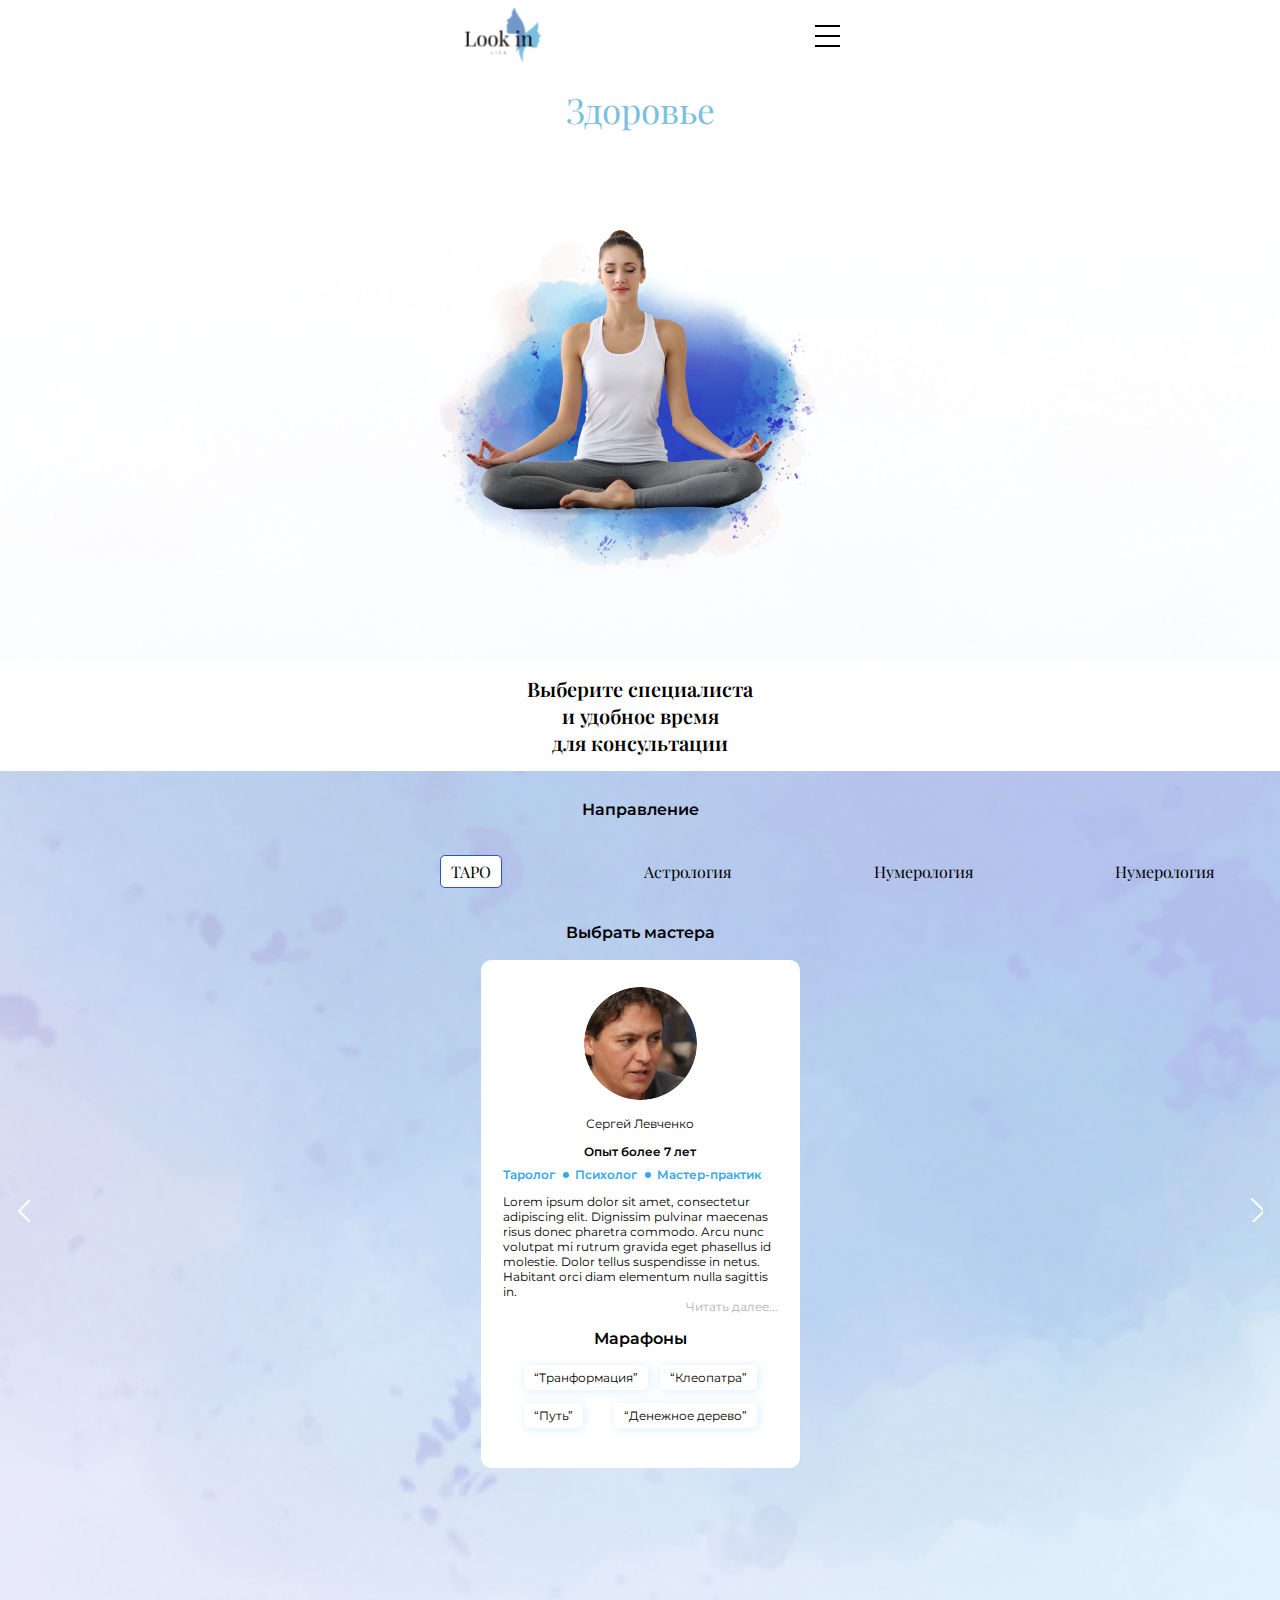
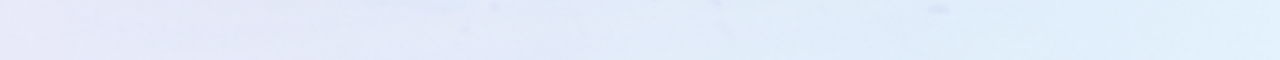
<file: index.html>
<!DOCTYPE html>
<html lang="en">
  <head>
    <meta charset="UTF-8" />
    <meta http-equiv="X-UA-Compatible" content="IE=edge" />
    <meta name="viewport" content="width=device-width, initial-scale=1.0" />
    <link rel="preconnect" href="https://fonts.googleapis.com" />
    <link rel="preconnect" href="https://fonts.gstatic.com" crossorigin />
    <link
      href="https://fonts.googleapis.com/css2?family=Montserrat:wght@400;600&family=Playfair+Display:wght@400;600;700&display=swap"
      rel="stylesheet"
    />
    <link
      rel="stylesheet"
      href="https://unpkg.com/swiper@8/swiper-bundle.min.css"
    />
    <link rel="stylesheet" href="css/main.css" />
    <title>Духовные практики</title>
  </head>
  <body>
    <header class="header">
      <div class="container">
        <div class="header__nav">
          <div class="logo">
            <img src="images/logo.svg" alt="Лого" />
          </div>
          <div class="menu">
            <button class="menu__button">
              <span class="menu__button-icon"></span>
            </button>
          </div>
        </div>
        <h1 class="header__title">Здоровье</h1>
        <img src="images/lotus.png" alt="поза лотоса" class="header__img" />
      </div>
    </header>
    <section class="choose-specialist">
      <!-- prettier-ignore -->
      <h2 class="choose-specialist__heading">Выберите специалиста 
          и удобное время 
          для консультации
        </h2>
      <div class="choose-specialist__content">
        <div class="container">
          <h3 class="choose-specialist__title">Направление</h3>
          <div class="btn-block">
            <ul class="btn-block__list">
              <li
                class="btn-block__item btn-block__item--active"
                data-variant="Таро"
              >
                Таро
              </li>
              <li class="btn-block__item" data-variant="Астрология">
                Астрология
              </li>
              <li class="btn-block__item" data-variant="Нумерология">
                Нумерология
              </li>
              <li class="btn-block__item" data-variant="Нумерология1">
                Нумерология
              </li>
              <li class="btn-block__item" data-variant="Нумерология2">
                Нумерология
              </li>
              <li class="btn-block__item" data-variant="Нумерология3">
                Нумерология
              </li>
            </ul>
          </div>
          <div
            class="choose-specialist__items choose-specialist__items--active"
            data-variant="Таро"
          >
            <div class="specialist-cards">
              <h3 class="choose-specialist__title">Выбрать мастера</h3>
              <div class="taro-slider swiper">
                <div class="swiper-wrapper">
                  <div class="swiper-slide">
                    <div class="card">
                      <img
                        src="images/usercontent/photo.jpg"
                        alt=""
                        class="card__img"
                      />
                      <div class="card__name">Сергей Левченко</div>
                      <div class="card__experience">Опыт более 7 лет</div>
                      <ul class="card__scills">
                        <li>Таролог</li>
                        <li>Психолог</li>
                        <li>Мастер-практик</li>
                      </ul>
                      <div class="card__description">
                        Lorem ipsum dolor sit amet, consectetur adipiscing elit.
                        Dignissim pulvinar maecenas risus donec pharetra
                        commodo. Arcu nunc volutpat mi rutrum gravida eget
                        phasellus id molestie. Dolor tellus suspendisse in
                        netus. Habitant orci diam elementum nulla sagittis in.
                        <a href="#" class="crad__link">Читать далее...</a>
                      </div>
                      <h3 class="choose-specialist__title">Марафоны</h3>
                      <div class="card__tags">
                        <div class="card__tag">“Транформация”</div>
                        <div class="card__tag">“Клеопатра”</div>
                        <div class="card__tag">“Путь”</div>
                        <div class="card__tag">“Денежное дерево”</div>
                      </div>
                    </div>
                  </div>
                  <div class="swiper-slide">
                    <div class="card">
                      <img
                        src="images/usercontent/photo.jpg"
                        alt=""
                        class="card__img"
                      />
                      <div class="card__name">Сергей Левченко</div>
                      <div class="card__experience">Опыт более 7 лет</div>
                      <ul class="card__scills">
                        <li>Таролог</li>
                        <li>Психолог</li>
                        <li>Мастер-практик</li>
                      </ul>
                      <div class="card__description">
                        Lorem ipsum dolor sit amet, consectetur adipiscing elit.
                        Dignissim pulvinar maecenas risus donec pharetra
                        commodo. Arcu nunc volutpat mi rutrum gravida eget
                        phasellus id molestie. Dolor tellus suspendisse in
                        netus. Habitant orci diam elementum nulla sagittis in.
                        <a href="#" class="crad__link">Читать далее...</a>
                      </div>
                      <h3 class="choose-specialist__title">Марафоны</h3>
                      <div class="card__tags">
                        <div class="card__tag">“Транформация”</div>
                        <div class="card__tag">“Клеопатра”</div>
                        <div class="card__tag">“Путь”</div>
                        <div class="card__tag">“Денежное дерево”</div>
                      </div>
                    </div>
                  </div>
                </div>
              </div>
              <div class="swiper-button-next"></div>
              <div class="swiper-button-prev"></div>
            </div>
          </div>
          <div class="choose-specialist__items" data-variant="Астрология">
            <h3 class="choose-specialist__title">Выбрать мастера</h3>
            <div class="specialist-cards">
              <div class="astrology-slider swiper">
                <div class="swiper-wrapper">
                  <div class="swiper-slide">
                    <div class="card">
                      <img
                        src="images/usercontent/photo.jpg"
                        alt=""
                        class="card__img"
                      />
                      <div class="card__name">Сергей Левченко</div>
                      <div class="card__experience">Опыт более 7 лет</div>
                      <ul class="card__scills">
                        <li>Таролог</li>
                        <li>Психолог</li>
                        <li>Мастер-практик</li>
                      </ul>
                      <div class="card__description">
                        Lorem ipsum dolor sit amet, consectetur adipiscing elit.
                        Dignissim pulvinar maecenas risus donec pharetra
                        commodo. Arcu nunc volutpat mi rutrum gravida eget
                        phasellus id molestie. Dolor tellus suspendisse in
                        netus. Habitant orci diam elementum nulla sagittis in.
                        <a href="#" class="crad__link">Читать далее...</a>
                      </div>
                      <h3 class="choose-specialist__title">Марафоны</h3>
                      <div class="card__tags">
                        <div class="card__tag">“Транформация”</div>
                        <div class="card__tag">“Клеопатра”</div>
                        <div class="card__tag">“Путь”</div>
                        <div class="card__tag">“Денежное дерево”</div>
                      </div>
                    </div>
                  </div>
                  <div class="swiper-slide">
                    <div class="card">
                      <img
                        src="images/usercontent/photo.jpg"
                        alt=""
                        class="card__img"
                      />
                      <div class="card__name">Сергей Левченко</div>
                      <div class="card__experience">Опыт более 7 лет</div>
                      <ul class="card__scills">
                        <li>Таролог</li>
                        <li>Психолог</li>
                        <li>Мастер-практик</li>
                      </ul>
                      <div class="card__description">
                        Lorem ipsum dolor sit amet, consectetur adipiscing elit.
                        Dignissim pulvinar maecenas risus donec pharetra
                        commodo. Arcu nunc volutpat mi rutrum gravida eget
                        phasellus id molestie. Dolor tellus suspendisse in
                        netus. Habitant orci diam elementum nulla sagittis in.
                        <a href="#" class="crad__link">Читать далее...</a>
                      </div>
                      <h3 class="choose-specialist__title">Марафоны</h3>
                      <div class="card__tags">
                        <div class="card__tag">“Транформация”</div>
                        <div class="card__tag">“Клеопатра”</div>
                        <div class="card__tag">“Путь”</div>
                        <div class="card__tag">“Денежное дерево”</div>
                      </div>
                    </div>
                  </div>
                </div>
              </div>
              <div class="swiper-button-next"></div>
              <div class="swiper-button-prev"></div>
            </div>
          </div>
          <div class="choose-specialist__items" data-variant="Нумерология">
            <h3 class="choose-specialist__title">Выбрать мастера</h3>
            <div class="specialist-cards">
              <div class="numerology-slider swiper">
                <div class="swiper-wrapper">
                  <div class="swiper-slide">
                    <div class="card">
                      <img
                        src="images/usercontent/photo.jpg"
                        alt=""
                        class="card__img"
                      />
                      <div class="card__name">Сергей Левченко</div>
                      <div class="card__experience">Опыт более 7 лет</div>
                      <ul class="card__scills">
                        <li>Таролог</li>
                        <li>Психолог</li>
                        <li>Мастер-практик</li>
                      </ul>
                      <div class="card__description">
                        Lorem ipsum dolor sit amet, consectetur adipiscing elit.
                        Dignissim pulvinar maecenas risus donec pharetra
                        commodo. Arcu nunc volutpat mi rutrum gravida eget
                        phasellus id molestie. Dolor tellus suspendisse in
                        netus. Habitant orci diam elementum nulla sagittis in.
                        <a href="#" class="crad__link">Читать далее...</a>
                      </div>
                      <h3 class="choose-specialist__title">Марафоны</h3>
                      <div class="card__tags">
                        <div class="card__tag">“Транформация”</div>
                        <div class="card__tag">“Клеопатра”</div>
                        <div class="card__tag">“Путь”</div>
                        <div class="card__tag">“Денежное дерево”</div>
                      </div>
                    </div>
                  </div>
                  <div class="swiper-slide">
                    <div class="card">
                      <img
                        src="images/usercontent/photo.jpg"
                        alt=""
                        class="card__img"
                      />
                      <div class="card__name">Сергей Левченко</div>
                      <div class="card__experience">Опыт более 7 лет</div>
                      <ul class="card__scills">
                        <li>Таролог</li>
                        <li>Психолог</li>
                        <li>Мастер-практик</li>
                      </ul>
                      <div class="card__description">
                        Lorem ipsum dolor sit amet, consectetur adipiscing elit.
                        Dignissim pulvinar maecenas risus donec pharetra
                        commodo. Arcu nunc volutpat mi rutrum gravida eget
                        phasellus id molestie. Dolor tellus suspendisse in
                        netus. Habitant orci diam elementum nulla sagittis in.
                        <a href="#" class="crad__link">Читать далее...</a>
                      </div>
                      <h3 class="choose-specialist__title">Марафоны</h3>
                      <div class="card__tags">
                        <div class="card__tag">“Транформация”</div>
                        <div class="card__tag">“Клеопатра”</div>
                        <div class="card__tag">“Путь”</div>
                        <div class="card__tag">“Денежное дерево”</div>
                      </div>
                    </div>
                  </div>
                </div>
              </div>
              <div class="swiper-button-next"></div>
              <div class="swiper-button-prev"></div>
            </div>
          </div>
          <div class="choose-specialist__items" data-variant="Нумерология1">
            <h3 class="choose-specialist__title">Выбрать мастера</h3>
            <div class="specialist-cards">
              <div class="numerology1-slider swiper">
                <div class="swiper-wrapper">
                  <div class="swiper-slide">
                    <div class="card">
                      <img
                        src="images/usercontent/photo.jpg"
                        alt=""
                        class="card__img"
                      />
                      <div class="card__name">Сергей Левченко</div>
                      <div class="card__experience">Опыт более 7 лет</div>
                      <ul class="card__scills">
                        <li>Таролог</li>
                        <li>Психолог</li>
                        <li>Мастер-практик</li>
                      </ul>
                      <div class="card__description">
                        Lorem ipsum dolor sit amet, consectetur adipiscing elit.
                        Dignissim pulvinar maecenas risus donec pharetra
                        commodo. Arcu nunc volutpat mi rutrum gravida eget
                        phasellus id molestie. Dolor tellus suspendisse in
                        netus. Habitant orci diam elementum nulla sagittis in.
                        <a href="#" class="crad__link">Читать далее...</a>
                      </div>
                      <h3 class="choose-specialist__title">Марафоны</h3>
                      <div class="card__tags">
                        <div class="card__tag">“Транформация”</div>
                        <div class="card__tag">“Клеопатра”</div>
                        <div class="card__tag">“Путь”</div>
                        <div class="card__tag">“Денежное дерево”</div>
                      </div>
                    </div>
                  </div>
                  <div class="swiper-slide">
                    <div class="card">
                      <img
                        src="images/usercontent/photo.jpg"
                        alt=""
                        class="card__img"
                      />
                      <div class="card__name">Сергей Левченко</div>
                      <div class="card__experience">Опыт более 7 лет</div>
                      <ul class="card__scills">
                        <li>Таролог</li>
                        <li>Психолог</li>
                        <li>Мастер-практик</li>
                      </ul>
                      <div class="card__description">
                        Lorem ipsum dolor sit amet, consectetur adipiscing elit.
                        Dignissim pulvinar maecenas risus donec pharetra
                        commodo. Arcu nunc volutpat mi rutrum gravida eget
                        phasellus id molestie. Dolor tellus suspendisse in
                        netus. Habitant orci diam elementum nulla sagittis in.
                        <a href="#" class="crad__link">Читать далее...</a>
                      </div>
                      <h3 class="choose-specialist__title">Марафоны</h3>
                      <div class="card__tags">
                        <div class="card__tag">“Транформация”</div>
                        <div class="card__tag">“Клеопатра”</div>
                        <div class="card__tag">“Путь”</div>
                        <div class="card__tag">“Денежное дерево”</div>
                      </div>
                    </div>
                  </div>
                </div>
              </div>
              <div class="swiper-button-next"></div>
              <div class="swiper-button-prev"></div>
            </div>
          </div>
          <div class="choose-specialist__items" data-variant="Нумерология2">
            <h3 class="choose-specialist__title">Выбрать мастера</h3>
            <div class="specialist-cards">
              <div class="numerology2-slider swiper">
                <div class="swiper-wrapper">
                  <div class="swiper-slide">
                    <div class="card">
                      <img
                        src="images/usercontent/photo.jpg"
                        alt=""
                        class="card__img"
                      />
                      <div class="card__name">Сергей Левченко</div>
                      <div class="card__experience">Опыт более 7 лет</div>
                      <ul class="card__scills">
                        <li>Таролог</li>
                        <li>Психолог</li>
                        <li>Мастер-практик</li>
                      </ul>
                      <div class="card__description">
                        Lorem ipsum dolor sit amet, consectetur adipiscing elit.
                        Dignissim pulvinar maecenas risus donec pharetra
                        commodo. Arcu nunc volutpat mi rutrum gravida eget
                        phasellus id molestie. Dolor tellus suspendisse in
                        netus. Habitant orci diam elementum nulla sagittis in.
                        <a href="#" class="crad__link">Читать далее...</a>
                      </div>
                      <h3 class="choose-specialist__title">Марафоны</h3>
                      <div class="card__tags">
                        <div class="card__tag">“Транформация”</div>
                        <div class="card__tag">“Клеопатра”</div>
                        <div class="card__tag">“Путь”</div>
                        <div class="card__tag">“Денежное дерево”</div>
                      </div>
                    </div>
                  </div>
                  <div class="swiper-slide">
                    <div class="card">
                      <img
                        src="images/usercontent/photo.jpg"
                        alt=""
                        class="card__img"
                      />
                      <div class="card__name">Сергей Левченко</div>
                      <div class="card__experience">Опыт более 7 лет</div>
                      <ul class="card__scills">
                        <li>Таролог</li>
                        <li>Психолог</li>
                        <li>Мастер-практик</li>
                      </ul>
                      <div class="card__description">
                        Lorem ipsum dolor sit amet, consectetur adipiscing elit.
                        Dignissim pulvinar maecenas risus donec pharetra
                        commodo. Arcu nunc volutpat mi rutrum gravida eget
                        phasellus id molestie. Dolor tellus suspendisse in
                        netus. Habitant orci diam elementum nulla sagittis in.
                        <a href="#" class="crad__link">Читать далее...</a>
                      </div>
                      <h3 class="choose-specialist__title">Марафоны</h3>
                      <div class="card__tags">
                        <div class="card__tag">“Транформация”</div>
                        <div class="card__tag">“Клеопатра”</div>
                        <div class="card__tag">“Путь”</div>
                        <div class="card__tag">“Денежное дерево”</div>
                      </div>
                    </div>
                  </div>
                </div>
              </div>
              <div class="swiper-button-next"></div>
              <div class="swiper-button-prev"></div>
            </div>
          </div>
          <div class="choose-specialist__items" data-variant="Нумерология3">
            <h3 class="choose-specialist__title">Выбрать мастера</h3>
            <div class="specialist-cards">
              <div class="numerology3-slider swiper">
                <div class="swiper-wrapper">
                  <div class="swiper-slide">
                    <div class="card">
                      <img
                        src="images/usercontent/photo.jpg"
                        alt=""
                        class="card__img"
                      />
                      <div class="card__name">Сергей Левченко</div>
                      <div class="card__experience">Опыт более 7 лет</div>
                      <ul class="card__scills">
                        <li>Таролог</li>
                        <li>Психолог</li>
                        <li>Мастер-практик</li>
                      </ul>
                      <div class="card__description">
                        Lorem ipsum dolor sit amet, consectetur adipiscing elit.
                        Dignissim pulvinar maecenas risus donec pharetra
                        commodo. Arcu nunc volutpat mi rutrum gravida eget
                        phasellus id molestie. Dolor tellus suspendisse in
                        netus. Habitant orci diam elementum nulla sagittis in.
                        <a href="#" class="crad__link">Читать далее...</a>
                      </div>
                      <h3 class="choose-specialist__title">Марафоны</h3>
                      <div class="card__tags">
                        <div class="card__tag">“Транформация”</div>
                        <div class="card__tag">“Клеопатра”</div>
                        <div class="card__tag">“Путь”</div>
                        <div class="card__tag">“Денежное дерево”</div>
                      </div>
                    </div>
                  </div>
                  <div class="swiper-slide">
                    <div class="card">
                      <img
                        src="images/usercontent/photo.jpg"
                        alt=""
                        class="card__img"
                      />
                      <div class="card__name">Сергей Левченко</div>
                      <div class="card__experience">Опыт более 7 лет</div>
                      <ul class="card__scills">
                        <li>Таролог</li>
                        <li>Психолог</li>
                        <li>Мастер-практик</li>
                      </ul>
                      <div class="card__description">
                        Lorem ipsum dolor sit amet, consectetur adipiscing elit.
                        Dignissim pulvinar maecenas risus donec pharetra
                        commodo. Arcu nunc volutpat mi rutrum gravida eget
                        phasellus id molestie. Dolor tellus suspendisse in
                        netus. Habitant orci diam elementum nulla sagittis in.
                        <a href="#" class="crad__link">Читать далее...</a>
                      </div>
                      <h3 class="choose-specialist__title">Марафоны</h3>
                      <div class="card__tags">
                        <div class="card__tag">“Транформация”</div>
                        <div class="card__tag">“Клеопатра”</div>
                        <div class="card__tag">“Путь”</div>
                        <div class="card__tag">“Денежное дерево”</div>
                      </div>
                    </div>
                  </div>
                </div>
              </div>
              <div class="swiper-button-next"></div>
              <div class="swiper-button-prev"></div>
            </div>
          </div>
        </div>
      </div>
    </section>

    <div class="mobile-menu">
      <button class="mobile-menu__btn">
        <span class="mobile-menu__btn--icon"></span>
      </button>
      <img src="images/logo.svg" alt="лого" class="mobile-menu__img" />
      <ul class="mobile-menu__list">
        <li class="mobile-menu__item"><a href="#"> Услуги</a></li>
        <li class="mobile-menu__item"><a href="#"> Специалисты</a></li>
        <li class="mobile-menu__item"><a href="#"> О нас</a></li>
        <li class="mobile-menu__item"><a href="#"> Статьи</a></li>
        <li class="mobile-menu__item"><a href="#"> Контакты</a></li>
      </ul>
      <div class="mobile-menu__social">
        <img src="images/social/vk.svg" alt="vk" class="mobile-menu__img" />
        <img src="images/social/vb.svg" alt="viber" class="mobile-menu__img" />
        <img
          src="images/social/tg.svg"
          alt="telegram"
          class="mobile-menu__img"
        />
      </div>
    </div>
  </body>

  <script src="https://unpkg.com/swiper@8/swiper-bundle.min.js"></script>
  <script src="js/main.js"></script>
</html>
</file>
<file: css/main.css>
html {
  -webkit-box-sizing: border-box;
          box-sizing: border-box;
  font-family: "Playfair Display", serif;
}

*,
*::after,
*::before {
  -webkit-box-sizing: inherit;
          box-sizing: inherit;
}

ul[class],
ol[class] {
  padding: 0;
}

body,
h1,
h2,
h3,
h4,
h5,
h6,
p,
ul,
ol,
li,
figure,
figcaption,
blockquote,
dl,
dd {
  margin: 0;
}

ul[class] {
  list-style: none;
}

input,
button,
textarea,
select {
  font: inherit;
}

a {
  text-decoration: none;
  color: inherit;
}

.container {
  max-width: 90%;
  margin: 0 auto;
}

.header {
  padding-top: 8px;
  background-image: url("../images/bg/Group833.png");
  background-repeat: no-repeat;
  background-size: cover;
  padding-bottom: 54px;
}

.header__nav {
  display: -webkit-box;
  display: -ms-flexbox;
  display: flex;
  -webkit-box-align: center;
      -ms-flex-align: center;
          align-items: center;
  -webkit-box-pack: justify;
      -ms-flex-pack: justify;
          justify-content: space-between;
  margin-bottom: 18px;
}

.menu {
  width: 25px;
}

.menu__button {
  height: 25px;
  border: none;
  padding: 0;
  background-color: transparent;
  cursor: pointer;
}

.menu__button-icon {
  position: relative;
  width: 25px;
  height: 2px;
  display: block;
  background-color: #000000;
}

.menu__button-icon::after, .menu__button-icon::before {
  position: absolute;
  content: "";
  width: 25px;
  height: 2px;
  background-color: #000000;
  left: 0;
}

.menu__button-icon::after {
  top: 10px;
}

.menu__button-icon::before {
  bottom: 10px;
}

.header__title {
  text-align: center;
  margin-bottom: 53px;
  font-style: normal;
  font-weight: 400;
  font-size: 35px;
  line-height: 47px;
  color: #7bbfe1;
}

.header__img {
  max-width: 100%;
}

.choose-specialist {
  position: relative;
}

.choose-specialist__heading {
  font-weight: 600;
  font-size: 20px;
  line-height: 27px;
  text-align: center;
  margin: 0 auto;
  white-space: pre-line;
  padding: 15px 0;
  position: absolute;
  background-color: #fff;
  width: 100%;
}

.choose-specialist__content {
  height: 1000px;
  background-image: url("../images/bg/specialist-bg.png");
  background-repeat: no-repeat;
  background-size: cover;
  background-position: left;
  padding-top: 140px;
}

.choose-specialist__title {
  font-family: "Montserrat", sans-serif;
  font-style: normal;
  font-weight: 600;
  font-size: 16px;
  line-height: 20px;
  text-align: center;
}

.btn-block {
  margin: 35px 0;
  width: calc(100vw - 21px);
  overflow: hidden;
}

.btn-block__list {
  display: -webkit-box;
  display: -ms-flexbox;
  display: flex;
  -webkit-box-pack: justify;
      -ms-flex-pack: justify;
          justify-content: space-between;
  -webkit-box-align: center;
      -ms-flex-align: center;
          align-items: center;
  overflow-x: auto;
  overflow-y: hidden;
  scrollbar-width: none;
}

.btn-block__list::-webkit-scrollbar {
  width: 0;
}

.btn-block__item--active {
  background: #ffffff;
  border: 0.3px solid #3550c1;
  -webkit-box-shadow: 1px 1px 3px rgba(87, 192, 255, 0.25);
          box-shadow: 1px 1px 3px rgba(87, 192, 255, 0.25);
  border-radius: 5px;
  text-transform: uppercase;
  padding: 5px 10px;
}

.btn-block__item + .btn-block__item {
  margin-left: 23px;
}

.choose-specialist__items {
  display: none;
}

.choose-specialist__items--active {
  display: block;
}

.card {
  background: #ffffff;
  border-radius: 10px;
  padding: 27px 22px;
  max-width: 319px;
  margin: 0 auto;
  margin-top: 17px;
}

.card__img {
  display: block;
  margin: 0 auto;
  border-radius: 50%;
  width: 113px;
  height: 113px;
  margin-bottom: 16px;
}

.card__name {
  font-family: "Montserrat", sans-serif;
  font-weight: 400;
  font-size: 12px;
  line-height: 15px;
  text-align: center;
  color: #000000;
}

.card__experience {
  font-family: "Montserrat", sans-serif;
  font-weight: 600;
  font-size: 12px;
  line-height: 15px;
  text-align: center;
  margin-top: 13px;
  margin-bottom: 8px;
}

.card__scills {
  display: -webkit-box;
  display: -ms-flexbox;
  display: flex;
  -webkit-box-align: center;
      -ms-flex-align: center;
          align-items: center;
}

.card__scills li {
  text-align: center;
  position: relative;
  font-family: "Montserrat", sans-serif;
  font-weight: 600;
  font-size: 12px;
  line-height: 15px;
  color: #34a8ee;
}

.card__scills li + li {
  padding-left: 12px;
  margin-left: 8px;
}

.card__scills li + li::before {
  position: absolute;
  content: "";
  width: 6px;
  height: 6px;
  border-radius: 50%;
  background: #34a8ee;
  left: 0;
  top: 35%;
}

.card__description {
  font-family: "Montserrat", sans-serif;
  font-weight: 400;
  font-size: 12px;
  line-height: 15px;
  margin-top: 12px;
  margin-bottom: 15px;
}

.crad__link {
  font-family: "Montserrat", sans-serif;
  display: block;
  text-align: right;
  font-weight: 400;
  font-size: 12px;
  line-height: 15px;
  color: #b1b1b1;
}

.card__tags {
  display: -webkit-box;
  display: -ms-flexbox;
  display: flex;
  -ms-flex-wrap: wrap;
      flex-wrap: wrap;
  width: 233px;
  -webkit-box-pack: justify;
      -ms-flex-pack: justify;
          justify-content: space-between;
  margin: 0 auto;
  margin-top: 16px;
}

.card__tag {
  background: #ffffff;
  -webkit-box-shadow: 1px 1px 10px rgba(87, 192, 255, 0.25);
          box-shadow: 1px 1px 10px rgba(87, 192, 255, 0.25);
  border-radius: 5px;
  padding: 5px 10px;
  margin-bottom: 13px;
  font-family: "Montserrat", sans-serif;
  font-weight: 400;
  font-size: 12px;
  line-height: 15px;
  color: #000000;
}

.swiper {
  max-width: 319px;
}

.swiper-button-next::after {
  background-image: url("../images/arrow-next.svg");
  background-repeat: no-repeat;
  content: "";
  width: 12px;
  height: 24px;
}

.swiper-button-prev::after {
  background-image: url("../images/arrow-prev.svg");
  background-repeat: no-repeat;
  content: "";
  width: 12px;
  height: 24px;
}

.swiper-button-prev,
.swiper-button-next {
  -webkit-transform: translateY(50px);
          transform: translateY(50px);
}

.mobile-menu {
  display: none;
  position: fixed;
  top: 28px;
  left: 0;
  right: 0;
  max-width: 355px;
  margin: 0 auto;
  z-index: 99;
  text-align: center;
  background: url("../images/bg/menu-top-bg.png") top left no-repeat, url("../images/bg/menu-left-bg.png") bottom 113px left no-repeat, url("../images/bg/menu-bottom-bg.png") bottom right no-repeat, -webkit-gradient(linear, left top, left bottom, from(#fff), to(#fff));
  background: url("../images/bg/menu-top-bg.png") top left no-repeat, url("../images/bg/menu-left-bg.png") bottom 113px left no-repeat, url("../images/bg/menu-bottom-bg.png") bottom right no-repeat, linear-gradient(#fff, #fff);
  -webkit-box-shadow: 0px 4px 60px rgba(0, 0, 0, 0.25);
          box-shadow: 0px 4px 60px rgba(0, 0, 0, 0.25);
  border-radius: 12px;
  padding-top: 46px;
}

.active {
  display: block;
}

.mobile-menu__btn {
  position: absolute;
  right: 19px;
  top: 19px;
  width: 20px;
  height: 18px;
  padding: 0;
  border: none;
  background: transparent;
}

.mobile-menu__btn--icon {
  position: relative;
  width: 20px;
  height: 2px;
  background-color: #717171;
  display: block;
  -webkit-transform: rotate(45deg);
          transform: rotate(45deg);
}

.mobile-menu__btn--icon::after {
  position: absolute;
  content: "";
  width: 20px;
  height: 2px;
  background-color: #717171;
  top: 0;
  left: 0;
  -webkit-transform: rotate(94deg);
          transform: rotate(94deg);
}

.mobile-menu__img {
  margin-bottom: 64px;
}

.mobile-menu__list {
  margin-bottom: 103px;
}

.mobile-menu__item {
  font-weight: 400;
  font-size: 20px;
  line-height: 24px;
}

.mobile-menu__item + .mobile-menu__item {
  margin-top: 20px;
}

.mobile-menu__social {
  display: -webkit-box;
  display: -ms-flexbox;
  display: flex;
  -webkit-box-pack: center;
      -ms-flex-pack: center;
          justify-content: center;
  -webkit-box-align: center;
      -ms-flex-align: center;
          align-items: center;
}

.mobile-menu__img + .mobile-menu__img {
  margin-left: 20px;
}

@media (min-width: 500px) {
  .container {
    max-width: 400px;
  }
}
/*# sourceMappingURL=main.css.map */
</file>
